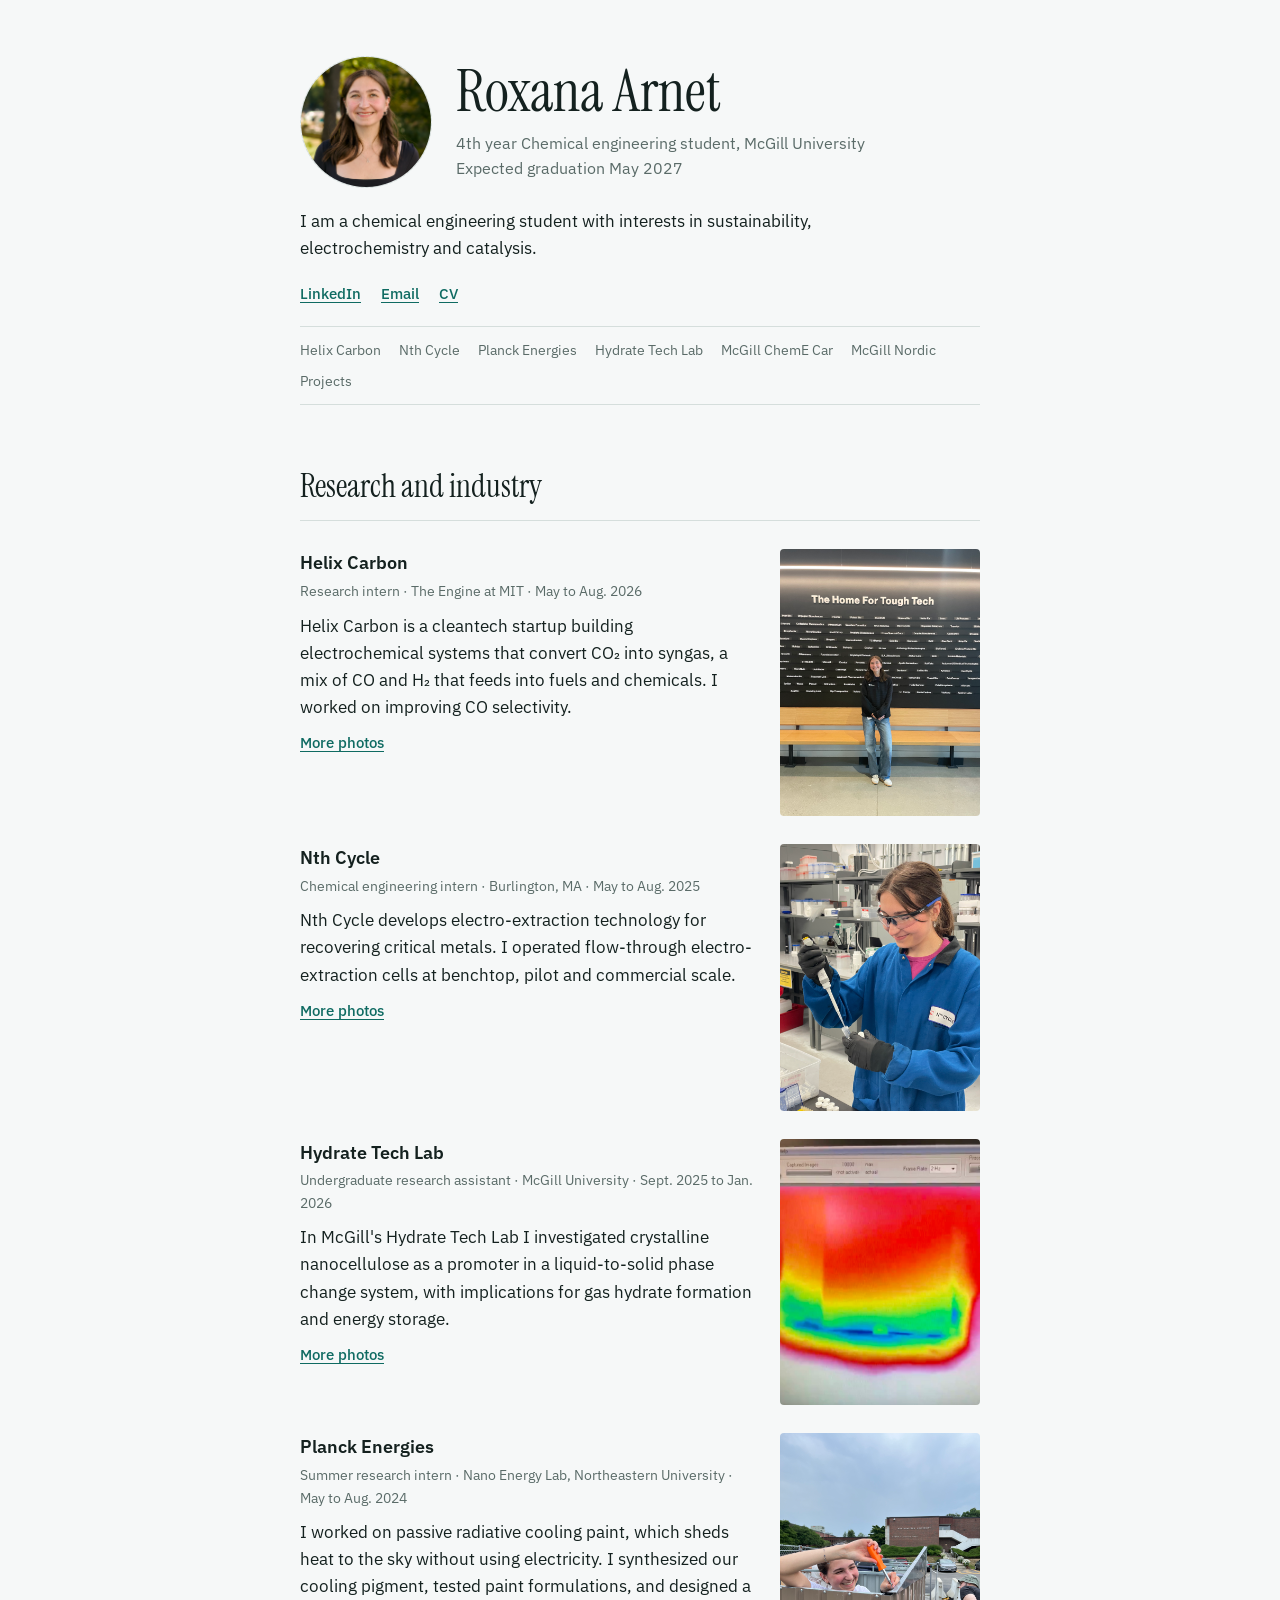
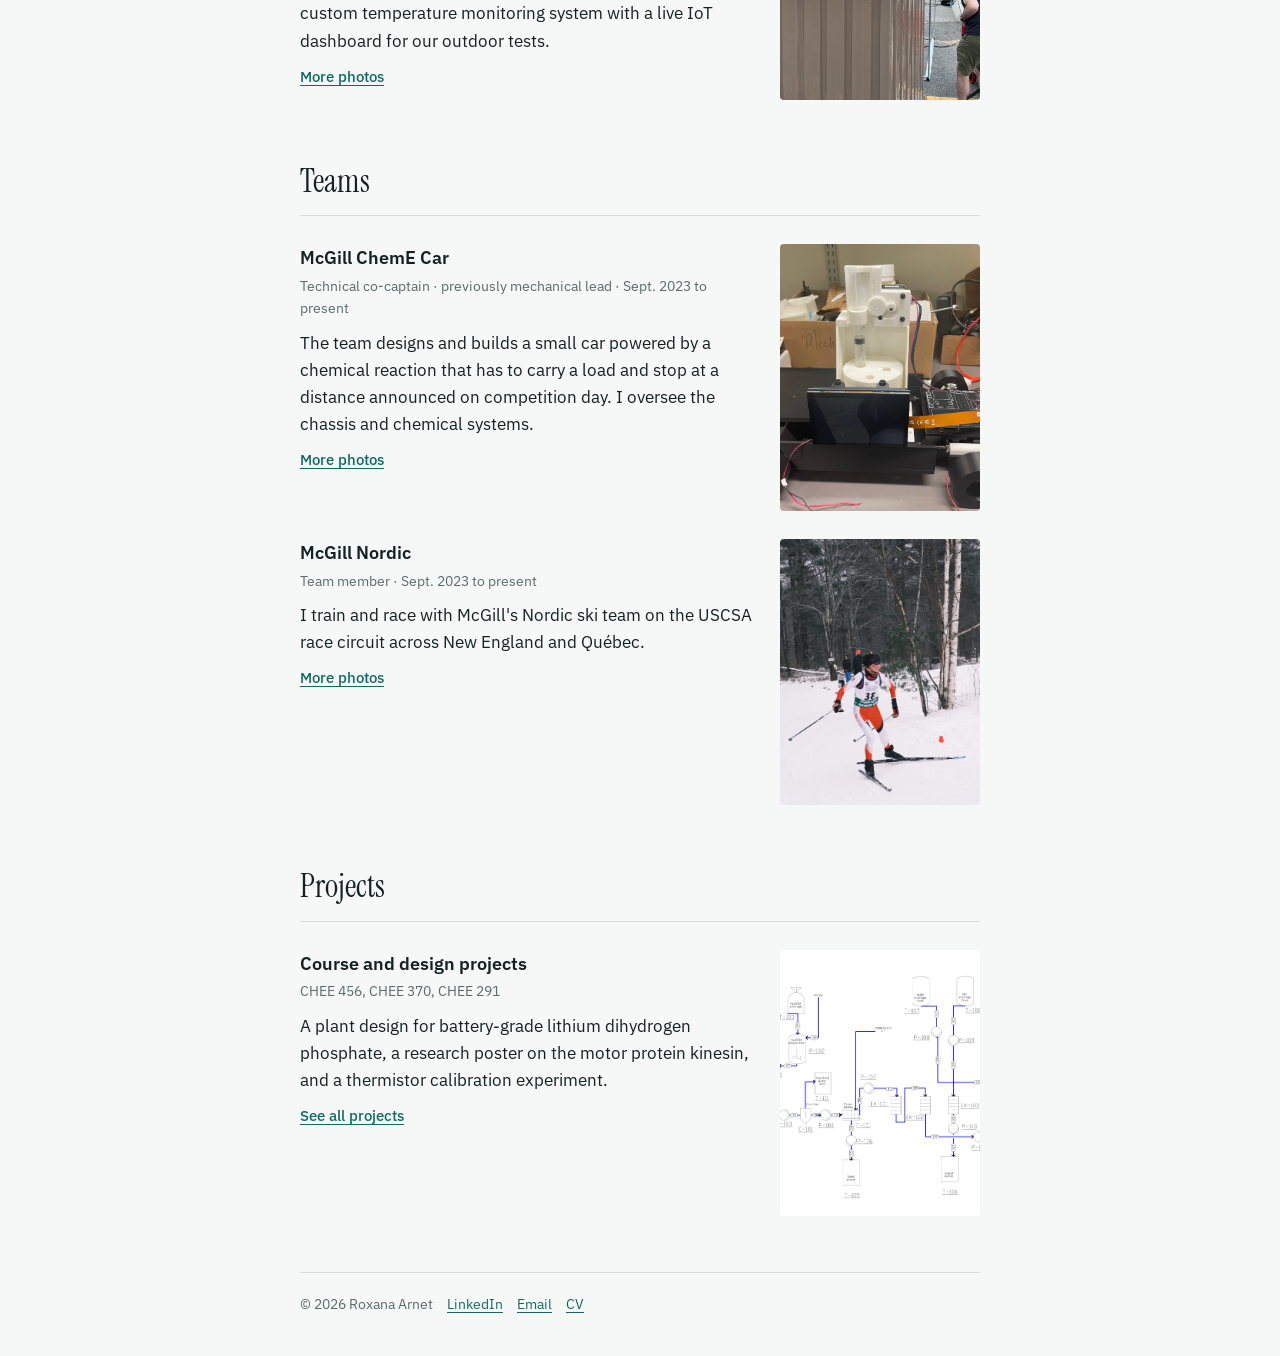
<file: index.html>
<!DOCTYPE html>
<html lang="en">
<head>
<meta charset="utf-8">
<meta name="viewport" content="width=device-width, initial-scale=1">
<title>Roxana Arnet</title>
<link rel="preconnect" href="https://fonts.googleapis.com">
<link rel="preconnect" href="https://fonts.gstatic.com" crossorigin>
<link href="https://fonts.googleapis.com/css2?family=Instrument+Serif:ital@0;1&family=IBM+Plex+Sans:wght@400;500;600&display=swap" rel="stylesheet">
<link rel="stylesheet" href="style.css">
</head>
<body>
<div class="wrap">
<header>
  <div class="top">
    <div class="portrait"><img src="images/portrait1.png" alt="Roxana Arnet"></div>
    <div>
      <h1>Roxana Arnet</h1>
      <ul class="facts">
        <li>4th year Chemical engineering student, McGill University</li>
        <li>Expected graduation May 2027</li>
      </ul>
    </div>
  </div>
  <p class="intro">I am a chemical engineering student with interests in sustainability, electrochemistry and catalysis.</p>
  <div class="links">
    <a href="https://www.linkedin.com/in/roxana-arnet-330a66234/">LinkedIn</a>
    <a href="mailto:roxana.arnet@mail.mcgill.ca">Email</a>
    <a href="Roxana_Arnet_Academic_CV.pdf">CV</a>
  </div>
  <nav aria-label="Sections">
    <a href="pages/helix.html">Helix Carbon</a>
    <a href="pages/nth-cycle.html">Nth Cycle</a>
    <a href="pages/planck.html">Planck Energies</a>
    <a href="pages/hydrate-tech-lab.html">Hydrate Tech Lab</a>
    <a href="pages/cheme-car.html">McGill ChemE Car</a>
    <a href="pages/mcgill-nordic.html">McGill Nordic</a>
    <a href="pages/projects.html">Projects</a>
  </nav>
</header>

<section aria-label="Research and industry">
  <h2>Research and industry</h2>
  <article class="entry" id="helix">
    <div class="entry-text">
      <div>
        <h3><a class="plain" href="pages/helix.html">Helix Carbon</a></h3>
        <div class="meta">Research intern · The Engine at MIT · May to Aug. 2026</div>
      </div>
      <p>Helix Carbon is a cleantech startup building electrochemical systems that convert CO₂ into syngas, a mix of CO and H₂ that feeds into fuels and chemicals. I worked on improving CO selectivity.</p>
      <a class="more" href="pages/helix.html">More photos</a>
    </div>
    <figure class="entry-photo"><img src="images/helix/Helix01.jpg" alt="Helix Carbon project"></figure>
  </article>

  <article class="entry" id="nth-cycle">
    <div class="entry-text">
      <div>
        <h3><a class="plain" href="pages/nth-cycle.html">Nth Cycle</a></h3>
        <div class="meta">Chemical engineering intern · Burlington, MA · May to Aug. 2025</div>
      </div>
      <p>Nth Cycle develops electro-extraction technology for recovering critical metals. I operated flow-through electro-extraction cells at benchtop, pilot and commercial scale.</p>
      <a class="more" href="pages/nth-cycle.html">More photos</a>
    </div>
    <figure class="entry-photo"><img src="images/nth-cycle/nthcycle01.jpeg" alt="Nth Cycle electro-extraction project"></figure>
  </article>

  <article class="entry" id="hydrate-tech-lab">
    <div class="entry-text">
      <div>
        <h3><a class="plain" href="pages/hydrate-tech-lab.html">Hydrate Tech Lab</a></h3>
        <div class="meta">Undergraduate research assistant · McGill University · Sept. 2025 to Jan. 2026</div>
      </div>
      <p>In McGill's Hydrate Tech Lab I investigated crystalline nanocellulose as a promoter in a liquid-to-solid phase change system, with implications for gas hydrate formation and energy storage.</p>
      <a class="more" href="pages/hydrate-tech-lab.html">More photos</a>
    </div>
    <figure class="entry-photo"><img src="images/hydrate-tech-lab/hydrate01.jpeg" alt="Hydrate Tech Lab research"></figure>
  </article>

  <article class="entry" id="planck">
    <div class="entry-text">
      <div>
        <h3><a class="plain" href="pages/planck.html">Planck Energies</a></h3>
        <div class="meta">Summer research intern · Nano Energy Lab, Northeastern University · May to Aug. 2024</div>
      </div>
      <p>I worked on passive radiative cooling paint, which sheds heat to the sky without using electricity. I synthesized our cooling pigment, tested paint formulations, and designed a custom temperature monitoring system with a live IoT dashboard for our outdoor tests.</p>
      <a class="more" href="pages/planck.html">More photos</a>
    </div>
    <figure class="entry-photo"><img src="images/planck/shed01.jpeg" alt="Radiative cooling paint research project"></figure>
  </article>
</section>

<section aria-label="Teams">
  <h2>Teams</h2>
  <article class="entry" id="cheme-car">
    <div class="entry-text">
      <div>
        <h3><a class="plain" href="pages/cheme-car.html">McGill ChemE Car</a></h3>
        <div class="meta">Technical co-captain · previously mechanical lead · Sept. 2023 to present</div>
      </div>
      <p>The team designs and builds a small car powered by a chemical reaction that has to carry a load and stop at a distance announced on competition day. I oversee the chassis and chemical systems.</p>
      <a class="more" href="pages/cheme-car.html">More photos</a>
    </div>
    <figure class="entry-photo"><img src="images/cheme-car/icecreamtruck02.jpeg" alt="McGill ChemE Car team vehicle"></figure>
  </article>

  <article class="entry" id="mcgill-nordic">
    <div class="entry-text">
      <div>
        <h3><a class="plain" href="pages/mcgill-nordic.html">McGill Nordic</a></h3>
        <div class="meta">Team member · Sept. 2023 to present</div>
      </div>
      <p>I train and race with McGill's Nordic ski team on the USCSA race circuit across New England and Québec.</p>
      <a class="more" href="pages/mcgill-nordic.html">More photos</a>
    </div>
    <figure class="entry-photo"><img src="images/mcgill-nordic/nordic01.JPG" alt="McGill Nordic ski team"></figure>
  </article>
</section>

<section aria-label="Projects">
  <h2>Projects</h2>
  <article class="entry" id="projects">
    <div class="entry-text">
      <div>
        <h3><a class="plain" href="pages/projects.html">Course and design projects</a></h3>
        <div class="meta">CHEE 456, CHEE 370, CHEE 291</div>
      </div>
      <p>A plant design for battery-grade lithium dihydrogen phosphate, a research poster on the motor protein kinesin, and a thermistor calibration experiment.</p>
      <a class="more" href="pages/projects.html">See all projects</a>
    </div>
    <figure class="entry-photo"><img src="images/projects/lithium-ldp.jpg" alt="Lithium dihydrogen phosphate plant design project"></figure>
  </article>
</section>

<footer>
  <span>© 2026 Roxana Arnet</span>
  <a href="https://www.linkedin.com/in/roxana-arnet-330a66234/">LinkedIn</a>
  <a href="mailto:roxana.arnet@mail.mcgill.ca">Email</a>
  <a href="Roxana_Arnet_Academic_CV.pdf">CV</a>
</footer>
</div>
</body>
</html>
</file>
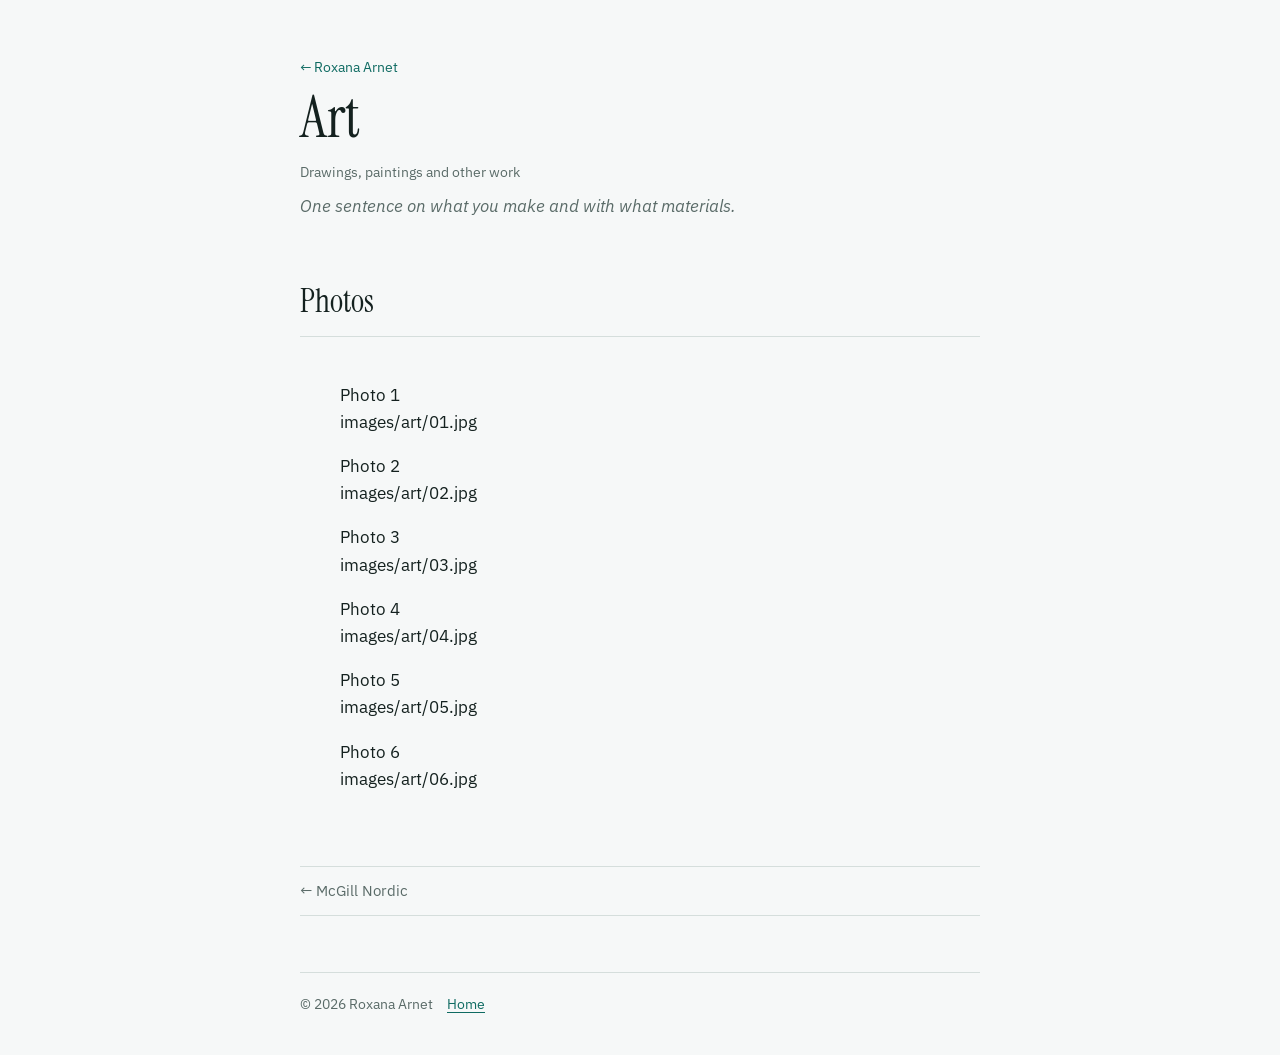
<file: pages/art.html>
<!DOCTYPE html>
<html lang="en">
<head>
<meta charset="utf-8">
<meta name="viewport" content="width=device-width, initial-scale=1">
<title>Art · Roxana Arnet</title>
<link rel="preconnect" href="https://fonts.googleapis.com">
<link rel="preconnect" href="https://fonts.gstatic.com" crossorigin>
<link href="https://fonts.googleapis.com/css2?family=Instrument+Serif:ital@0;1&family=IBM+Plex+Sans:wght@400;500;600&display=swap" rel="stylesheet">
<link rel="stylesheet" href="../style.css">
</head>
<body>
<div class="wrap">
<header class="sub">
  <a class="back" href="../index.html">← Roxana Arnet</a>
  <h1>Art</h1>
  <div class="meta">Drawings, paintings and other work</div>
  <p class="todo">One sentence on what you make and with what materials.</p>
</header>

<section aria-label="Photos">
  <h2>Photos</h2>
  <!--
    To add a photo, put the file in images/art/ and replace one tile below with:
    <figure><img src="../images/art/01.jpg" alt="Describe the photo"><figcaption>Optional caption</figcaption></figure>
    Delete tiles you do not need and copy a line to add more.
  -->
  <div class="gallery">
    <figure class="photo"><span>Photo 1<br>images/art/01.jpg</span></figure>
    <figure class="photo"><span>Photo 2<br>images/art/02.jpg</span></figure>
    <figure class="photo"><span>Photo 3<br>images/art/03.jpg</span></figure>
    <figure class="photo"><span>Photo 4<br>images/art/04.jpg</span></figure>
    <figure class="photo"><span>Photo 5<br>images/art/05.jpg</span></figure>
    <figure class="photo"><span>Photo 6<br>images/art/06.jpg</span></figure>
  </div>
</section>

<nav class="pn" aria-label="Other pages"><a href="mcgill-nordic.html">← McGill Nordic</a></nav>

<footer>
  <span>© 2026 Roxana Arnet</span>
  <a href="../index.html">Home</a>
</footer>
</div>
</body>
</html>
</file>
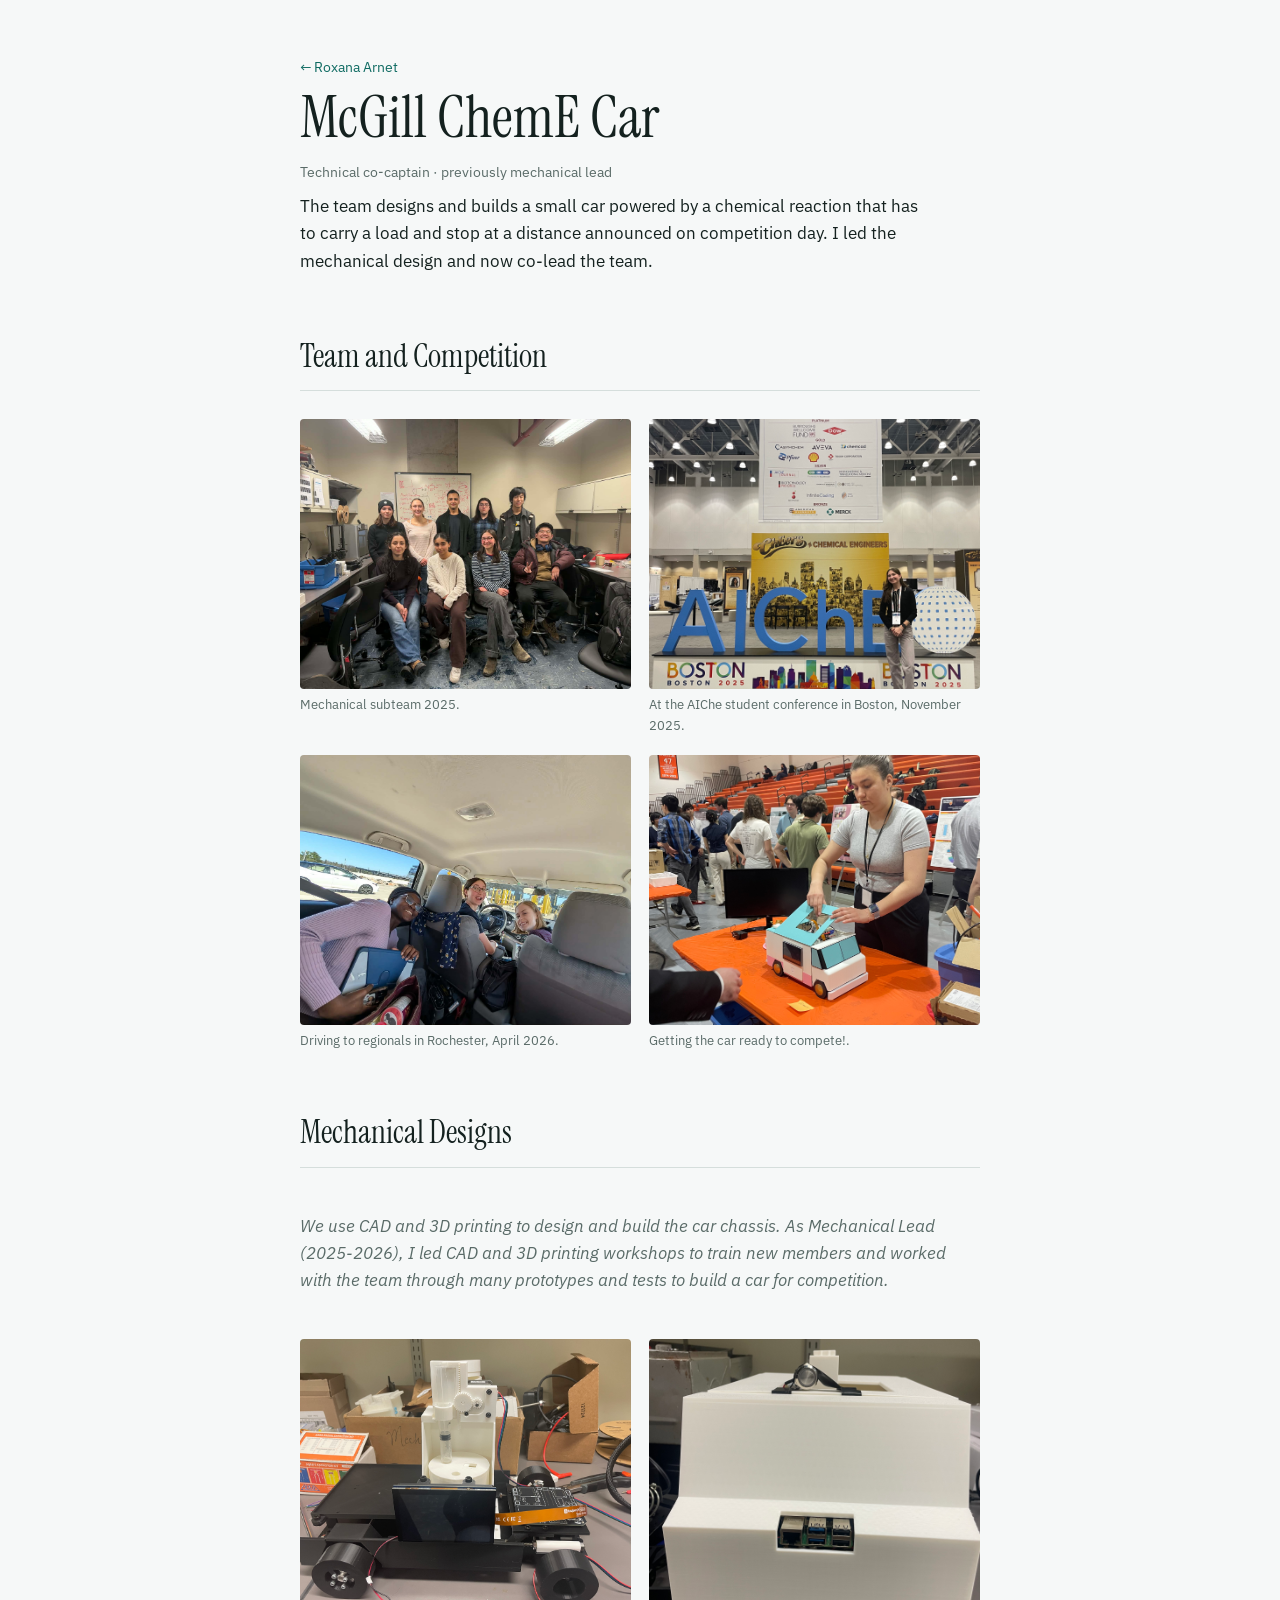
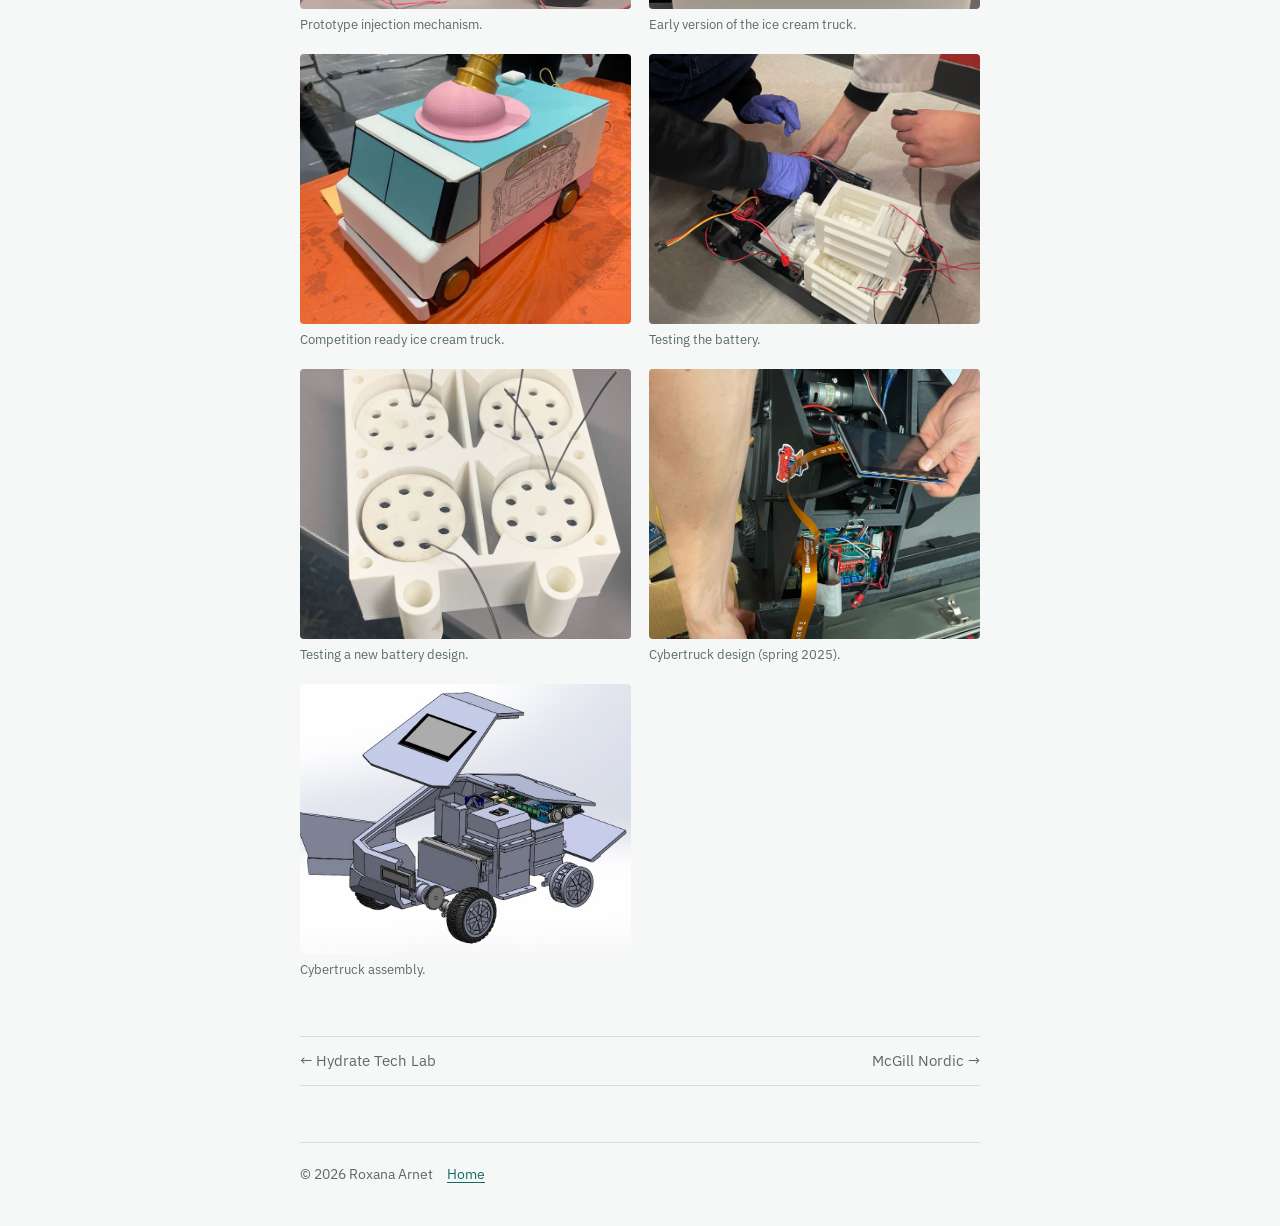
<file: pages/cheme-car.html>
<!DOCTYPE html>
<html lang="en">
<head>
<meta charset="utf-8">
<meta name="viewport" content="width=device-width, initial-scale=1">
<title>McGill ChemE Car · Roxana Arnet</title>
<link rel="preconnect" href="https://fonts.googleapis.com">
<link rel="preconnect" href="https://fonts.gstatic.com" crossorigin>
<link href="https://fonts.googleapis.com/css2?family=Instrument+Serif:ital@0;1&family=IBM+Plex+Sans:wght@400;500;600&display=swap" rel="stylesheet">
<link rel="stylesheet" href="../style.css">
</head>
<body class="page-cheme-car">
<div class="wrap">
<header class="sub">
  <a class="back" href="../index.html">← Roxana Arnet</a>
  <h1>McGill ChemE Car</h1>
  <div class="meta">Technical co-captain · previously mechanical lead</div>
  <p>The team designs and builds a small car powered by a chemical reaction that has to carry a load and stop at a distance announced on competition day. I led the mechanical design and now co-lead the team.</p>
</header>

<section aria-label="Team and Competition">
  <h2>Team and Competition</h2>
  <div class="gallery">
    
    <figure>
      <img src="../images/cheme-car/mechanicalteam02.jpeg" alt="Mechanical subteam 2025">
      <figcaption>Mechanical subteam 2025.</figcaption>
    </figure>
    <figure>
      <img src="../images/cheme-car/aiche01.jpeg" alt="At the AIChe student conference in Boston, November 2025">
      <figcaption>At the AIChe student conference in Boston, November 2025.</figcaption>
    </figure>
    <figure>
      <img src="../images/cheme-car/comp01.jpeg" alt="Driving to regionals in Rochester, April 2026">
      <figcaption>Driving to regionals in Rochester, April 2026.</figcaption>
    </figure>
    <figure>
      <img src="../images/cheme-car/comp02.jpeg" alt="Getting the car ready to compete">
      <figcaption>Getting the car ready to compete!.</figcaption>
    </figure>
    
</section>

<section aria-label="Mechanical Designs">
  <h2>Mechanical Designs</h2>
  <p class="todo">We use CAD and 3D printing to design and build the car chassis. As Mechanical Lead (2025-2026), I led CAD and 3D printing workshops to train new members and worked with the team through many prototypes and tests to build a car for competition.</p>
  <div class="gallery">
    <figure>
      <img src="../images/cheme-car/icecreamtruck02.jpeg" alt="Prototype injection mechanism">
      <figcaption>Prototype injection mechanism.</figcaption>
    </figure>
    <figure>
      <img src="../images/cheme-car/icecreamtruck03.jpeg" alt="Early version of the ice cream truck">
      <figcaption>Early version of the ice cream truck.</figcaption>
    </figure>
    <figure>
      <img src="../images/cheme-car/chemecar01.jpeg" alt="Competition ready ice cream truck">
      <figcaption>Competition ready ice cream truck.</figcaption>
    </figure>
    <figure>
      <img src="../images/cheme-car/fullcartest01.jpeg" alt="Testing the battery">
      <figcaption>Testing the battery.</figcaption>
    </figure>
    <figure>
      <img src="../images/cheme-car/battery01.jpeg" alt="Testing a new battery design">
      <figcaption>Testing a new battery design.</figcaption>
    </figure>
    <figure>
      <img src="../images/cheme-car/cybertruck01.jpeg" alt="Cybertruck design (spring 2025)">
      <figcaption>Cybertruck design (spring 2025).</figcaption>
    </figure>
    <figure>
      <img src="../images/cheme-car/assembly02.jpeg" alt="Cybertruck assembly">
      <figcaption>Cybertruck assembly.</figcaption>
    </figure>
    
  </div>
</section>


<nav class="pn" aria-label="Other pages"><a href="hydrate-tech-lab.html">← Hydrate Tech Lab</a><a class="right" href="mcgill-nordic.html">McGill Nordic →</a></nav>

<footer>
  <span>© 2026 Roxana Arnet</span>
  <a href="../index.html">Home</a>
</footer>
</div>
</body>
</html>
</file>
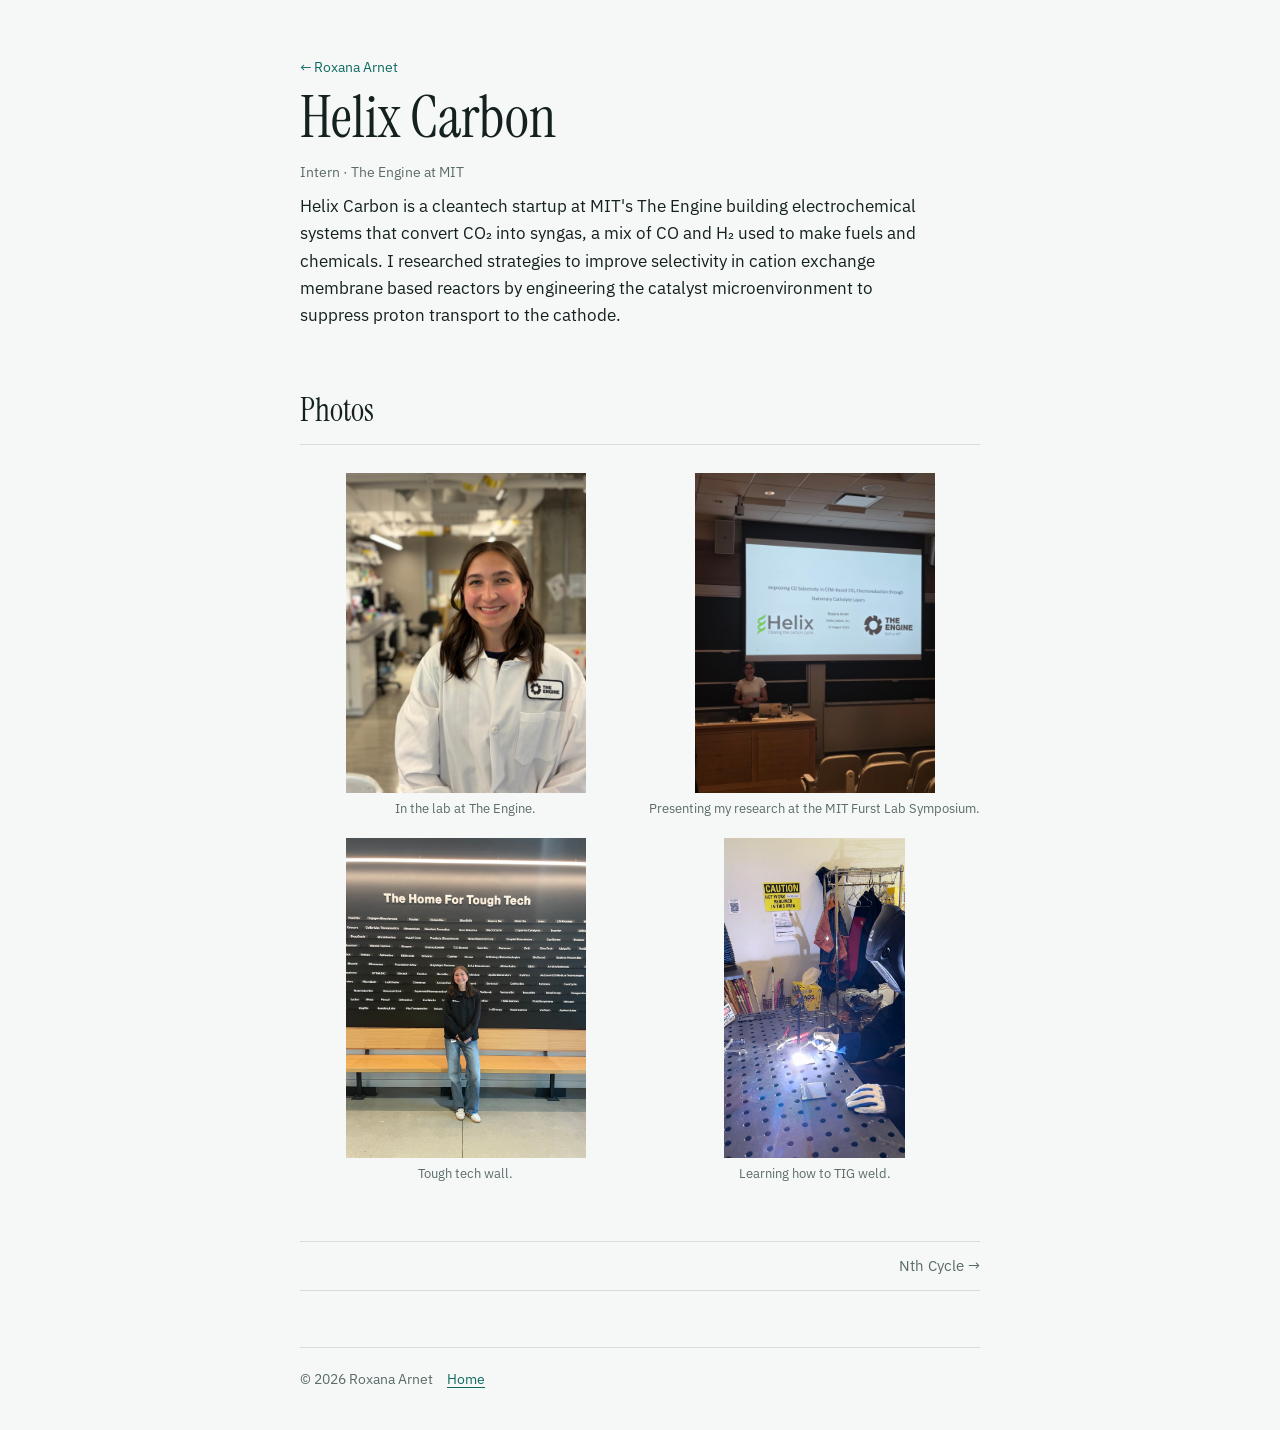
<file: pages/helix.html>
<!DOCTYPE html>
<html lang="en">
<head>
<meta charset="utf-8">
<meta name="viewport" content="width=device-width, initial-scale=1">
<title>Helix Carbon · Roxana Arnet</title>
<link rel="preconnect" href="https://fonts.googleapis.com">
<link rel="preconnect" href="https://fonts.gstatic.com" crossorigin>
<link href="https://fonts.googleapis.com/css2?family=Instrument+Serif:ital@0;1&family=IBM+Plex+Sans:wght@400;500;600&display=swap" rel="stylesheet">
<link rel="stylesheet" href="../style.css">
</head>
<body class="page-helix">
<div class="wrap">
<header class="sub">
  <a class="back" href="../index.html">← Roxana Arnet</a>
  <h1>Helix Carbon</h1>
  <div class="meta">Intern · The Engine at MIT</div>
  <p>Helix Carbon is a cleantech startup at MIT's The Engine building electrochemical systems that convert CO₂ into syngas, a mix of CO and H₂ used to make fuels and chemicals.
    I researched strategies to improve selectivity in cation exchange membrane based reactors by engineering the catalyst microenvironment to suppress proton transport to the cathode.</p>
</header>

<section aria-label="In the lab">
  <h2>Photos</h2>
  <div class="gallery">
    <figure>
      <img src="../images/helix/93181b08-dd7b-4a5d-99af-6eb58c11c11a.JPG" alt="In the lab at The Engine">
      <figcaption>In the lab at The Engine.</figcaption>
    </figure>
    <figure>
      <img src="../images/helix/Presenting my research at the MIT Furst Lab Symposium.JPG" alt="Presenting my research at the MIT Furst Lab Symposium">
      <figcaption>Presenting my research at the MIT Furst Lab Symposium.</figcaption>
    </figure>
    <figure>
      <img src="../images/helix/helix01.jpg" alt="Pointing out Helix Carbon on the wall at The Engine">
      <figcaption>Tough tech wall.</figcaption>
    </figure>

    <figure>
      <img src="../images/helix/Learning how to TIG weld.jpg" alt="Learning how to TIG weld">
      <figcaption>Learning how to TIG weld.</figcaption>
    </figure>
  </div>
</section>

<nav class="pn" aria-label="Other pages"><a class="right" href="nth-cycle.html">Nth Cycle →</a></nav>

<footer>
  <span>© 2026 Roxana Arnet</span>
  <a href="../index.html">Home</a>
</footer>
</div>
</body>
</html>
</file>
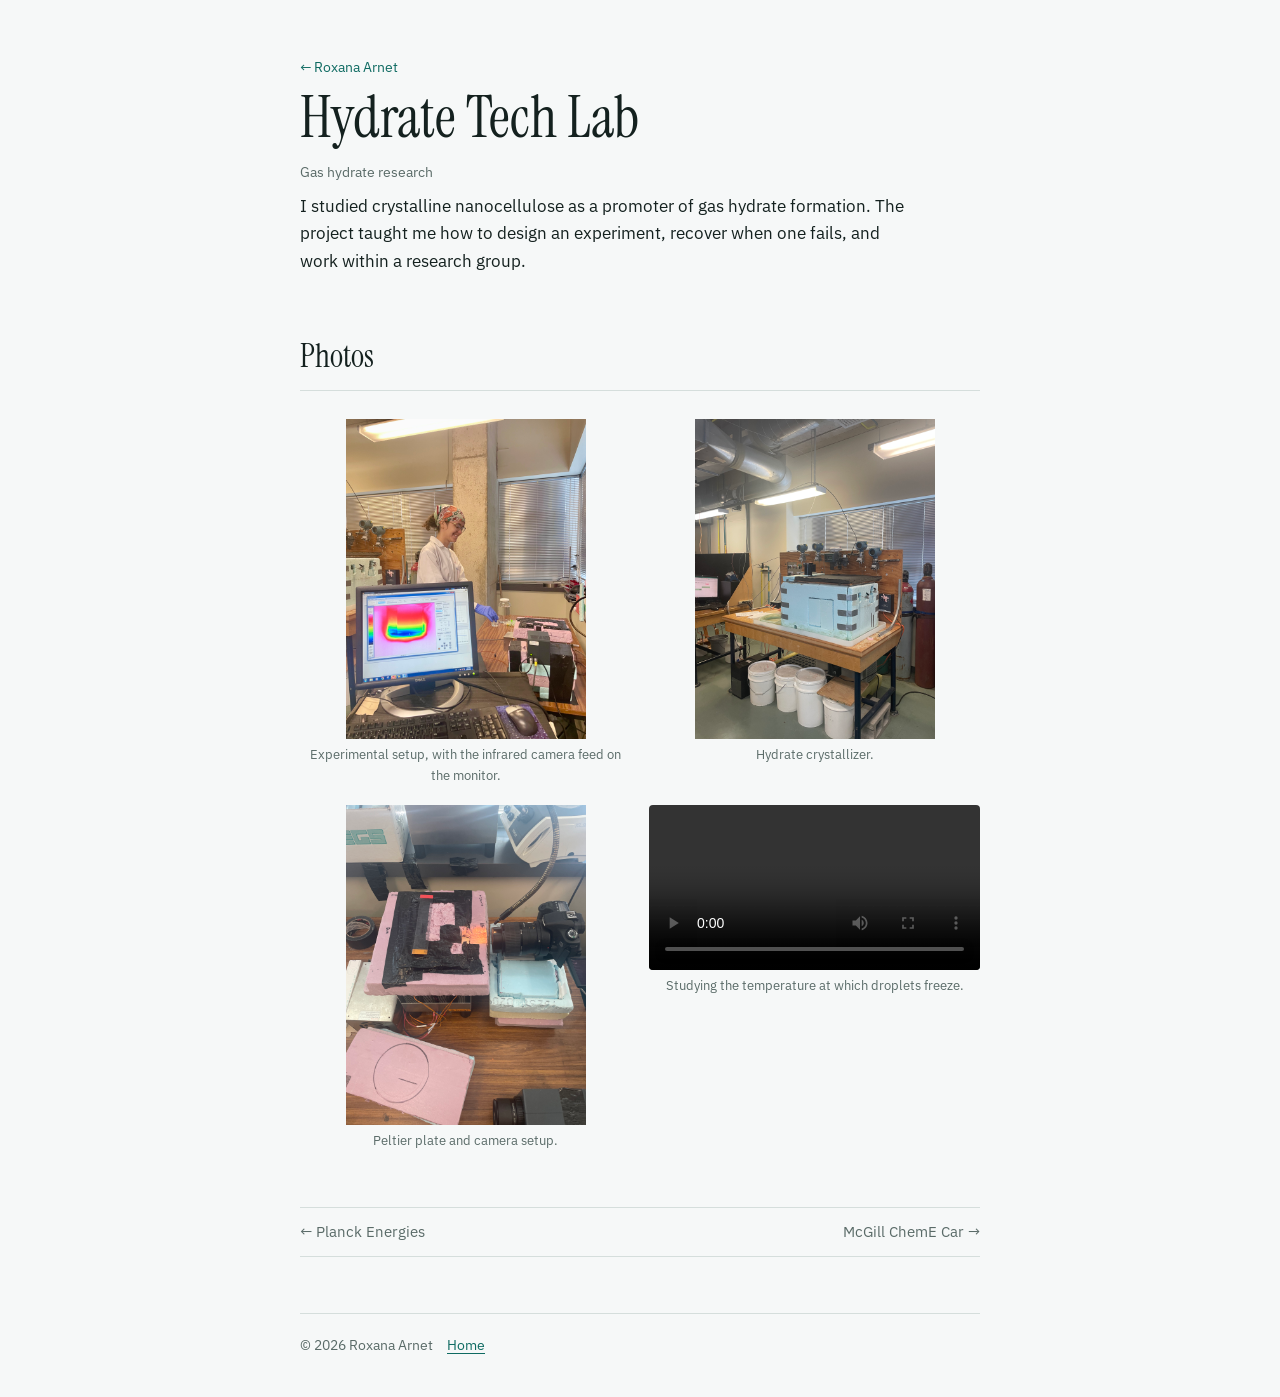
<file: pages/hydrate-tech-lab.html>
<!DOCTYPE html>
<html lang="en">
<head>
<meta charset="utf-8">
<meta name="viewport" content="width=device-width, initial-scale=1">
<title>Hydrate Tech Lab · Roxana Arnet</title>
<link rel="preconnect" href="https://fonts.googleapis.com">
<link rel="preconnect" href="https://fonts.gstatic.com" crossorigin>
<link href="https://fonts.googleapis.com/css2?family=Instrument+Serif:ital@0;1&family=IBM+Plex+Sans:wght@400;500;600&display=swap" rel="stylesheet">
<link rel="stylesheet" href="../style.css">
</head>
<body class="page-hydrate-tech-lab">
<div class="wrap">
<header class="sub">
  <a class="back" href="../index.html">← Roxana Arnet</a>
  <h1>Hydrate Tech Lab</h1>
  <div class="meta">Gas hydrate research</div>
  <p>I studied crystalline nanocellulose as a promoter of gas hydrate formation. The project taught me how to design an experiment, recover when one fails, and work within a research group.</p>
</header>

<section aria-label="Photos">
  <h2>Photos</h2>
  <div class="gallery">
    <figure>
      <img src="../images/hydrate-tech-lab/Experimental setup.jpeg" alt="Experimental setup with the infrared camera feed on the monitor">
      <figcaption>Experimental setup, with the infrared camera feed on the monitor.</figcaption>
    </figure>
    <figure>
      <img src="../images/hydrate-tech-lab/Hydrate crystallizer.jpeg" alt="Hydrate crystallizer">
      <figcaption>Hydrate crystallizer.</figcaption>
    </figure>
    <figure>
      <img src="../images/hydrate-tech-lab/Peltier plate.jpeg" alt="Peltier plate and camera setup">
      <figcaption>Peltier plate and camera setup.</figcaption>
    </figure>
    <figure>
      <video controls playsinline preload="metadata" style="width:100%;height:auto;display:block;border-radius:4px;">
        <source src="../images/hydrate-tech-lab/droplet-freezing.mp4" type="video/mp4">
        Your browser does not support video playback.
      </video>
      <figcaption>Studying the temperature at which droplets freeze.</figcaption>
    </figure>
  </div>
</section>

<nav class="pn" aria-label="Other pages"><a href="planck.html">← Planck Energies</a><a class="right" href="cheme-car.html">McGill ChemE Car →</a></nav>

<footer>
  <span>© 2026 Roxana Arnet</span>
  <a href="../index.html">Home</a>
</footer>
</div>
</body>
</html>
</file>
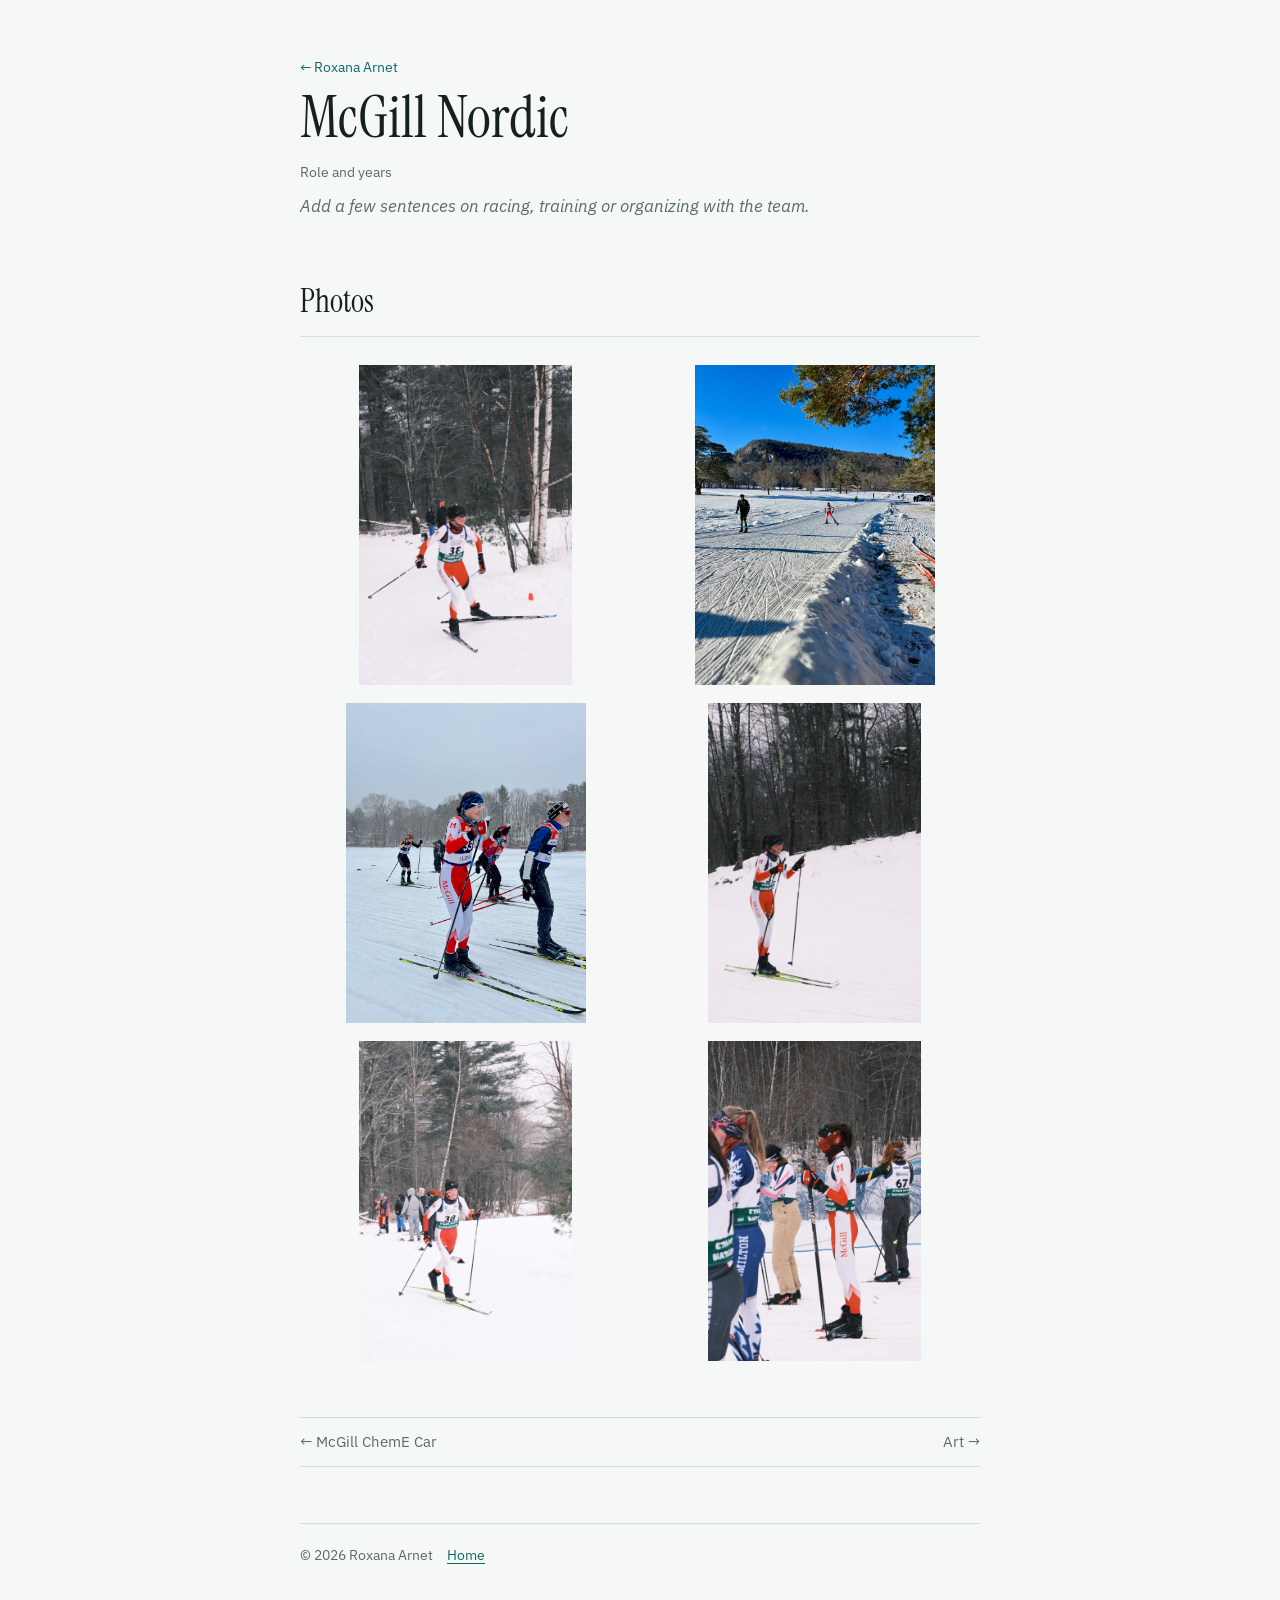
<file: pages/mcgill-nordic.html>
<!DOCTYPE html>
<html lang="en">
<head>
<meta charset="utf-8">
<meta name="viewport" content="width=device-width, initial-scale=1">
<title>McGill Nordic · Roxana Arnet</title>
<link rel="preconnect" href="https://fonts.googleapis.com">
<link rel="preconnect" href="https://fonts.gstatic.com" crossorigin>
<link href="https://fonts.gstatic.com" rel="preconnect" crossorigin>
<link href="https://fonts.googleapis.com/css2?family=Instrument+Serif:ital@0;1&family=IBM+Plex+Sans:wght@400;500;600&display=swap" rel="stylesheet">
<link rel="stylesheet" href="../style.css">
</head>
<body class="page-mcgill-nordic">
<div class="wrap">
<header class="sub">
  <a class="back" href="../index.html">← Roxana Arnet</a>
  <h1>McGill Nordic</h1>
  <div class="meta">Role and years</div>
  <p class="todo">Add a few sentences on racing, training or organizing with the team.</p>
</header>

<section aria-label="Photos">
  <h2>Photos</h2>
  <!--
    To add a photo, put the file in images/mcgill-nordic/ and replace one tile below with:
    <figure><img src="../images/mcgill-nordic/01.jpg" alt="Describe the photo"></figure>
    Delete tiles you do not need and copy a line to add more.
  -->
  <div class="gallery">
     <figure><img src="../images/mcgill-nordic/nordic01.jpeg" alt="Describe the photo"></figure>
     <figure><img src="../images/mcgill-nordic/nordic02.jpeg" alt="Describe the photo"></figure>
     <figure><img src="../images/mcgill-nordic/nordic03.jpeg" alt="Describe the photo"></figure>
     <figure><img src="../images/mcgill-nordic/nordic04.jpeg" alt="Describe the photo"></figure>
     <figure><img src="../images/mcgill-nordic/nordic05.jpeg" alt="Describe the photo"></figure>
     <figure><img src="../images/mcgill-nordic/nordic06.jpeg" alt="Describe the photo"></figure>
  </div>
</section>

<nav class="pn" aria-label="Other pages"><a href="cheme-car.html">← McGill ChemE Car</a><a class="right" href="art.html">Art →</a></nav>

<footer>
  <span>© 2026 Roxana Arnet</span>
  <a href="../index.html">Home</a>
</footer>
</div>
</body>
</html>
</file>
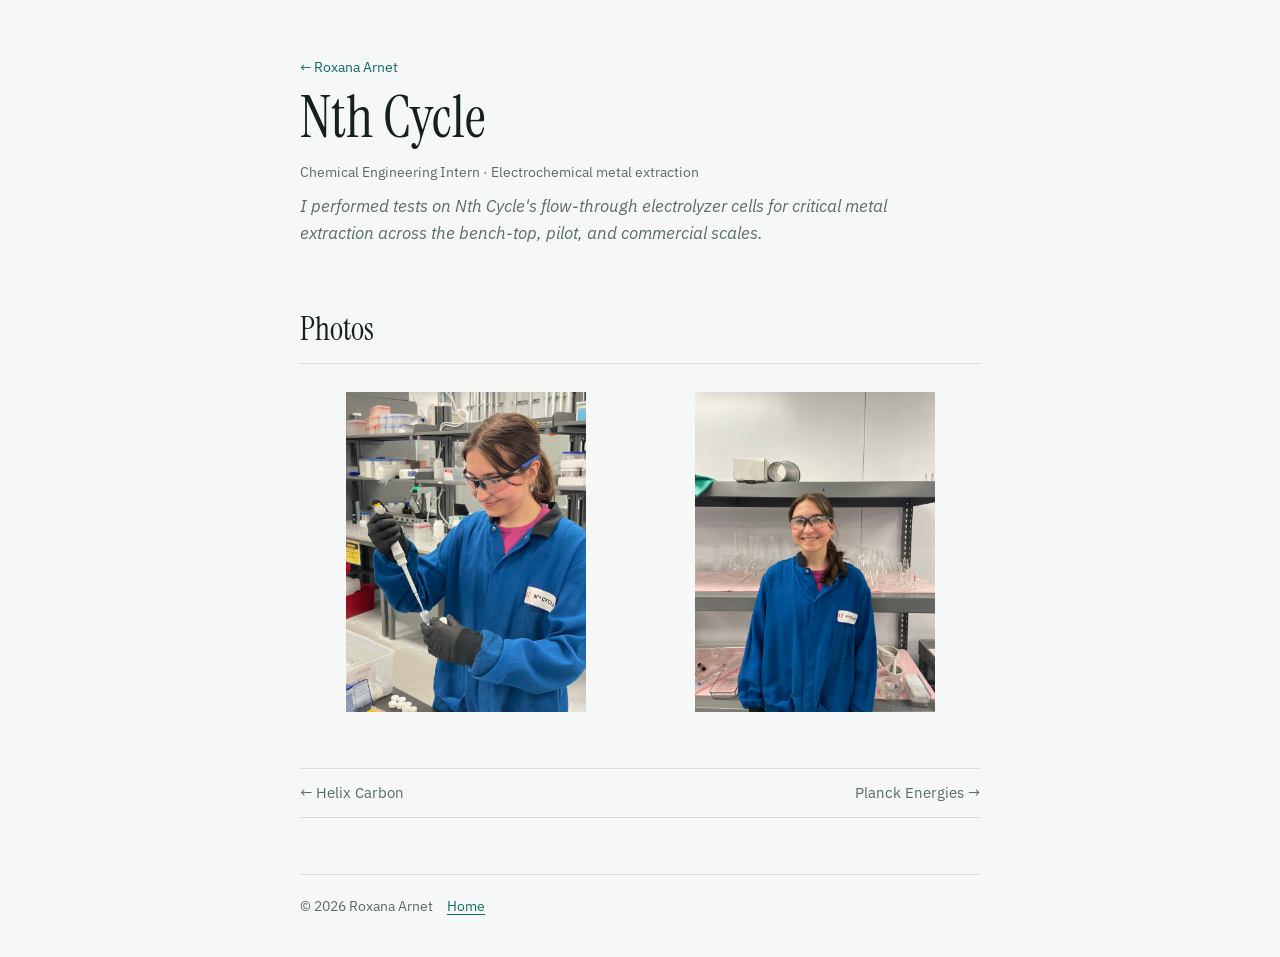
<file: pages/nth-cycle.html>
<!DOCTYPE html>
<html lang="en">
<head>
<meta charset="utf-8">
<meta name="viewport" content="width=device-width, initial-scale=1">
<title>Nth Cycle · Roxana Arnet</title>
<link rel="preconnect" href="https://fonts.googleapis.com">
<link rel="preconnect" href="https://fonts.gstatic.com" crossorigin>
<link href="https://fonts.googleapis.com/css2?family=Instrument+Serif:ital@0;1&family=IBM+Plex+Sans:wght@400;500;600&display=swap" rel="stylesheet">
<link rel="stylesheet" href="../style.css">
</head>
<body class="page-nth-cycle">
<div class="wrap">
<header class="sub">
  <a class="back" href="../index.html">← Roxana Arnet</a>
  <h1>Nth Cycle</h1>
  <div class="meta">Chemical Engineering Intern · Electrochemical metal extraction</div>
  <p class="todo">I performed tests on Nth Cycle's flow-through electrolyzer cells for critical metal extraction across the bench-top, pilot, and commercial scales.</p>
</header>

<section aria-label="Photos">
  <h2>Photos</h2>
  <div class="gallery">
    <figure><img src="../images/nth-cycle/nthcycle01.jpeg" alt="Nth Cycle electrolyzer photo 1"></figure>
    <figure><img src="../images/nth-cycle/nthcycle02.jpeg" alt="Nth Cycle electrolyzer photo 2"></figure>
  </div>
</section>

<nav class="pn" aria-label="Other pages"><a href="helix.html">← Helix Carbon</a><a class="right" href="planck.html">Planck Energies →</a></nav>

<footer>
  <span>© 2026 Roxana Arnet</span>
  <a href="../index.html">Home</a>
</footer>
</div>
</body>
</html>
</file>
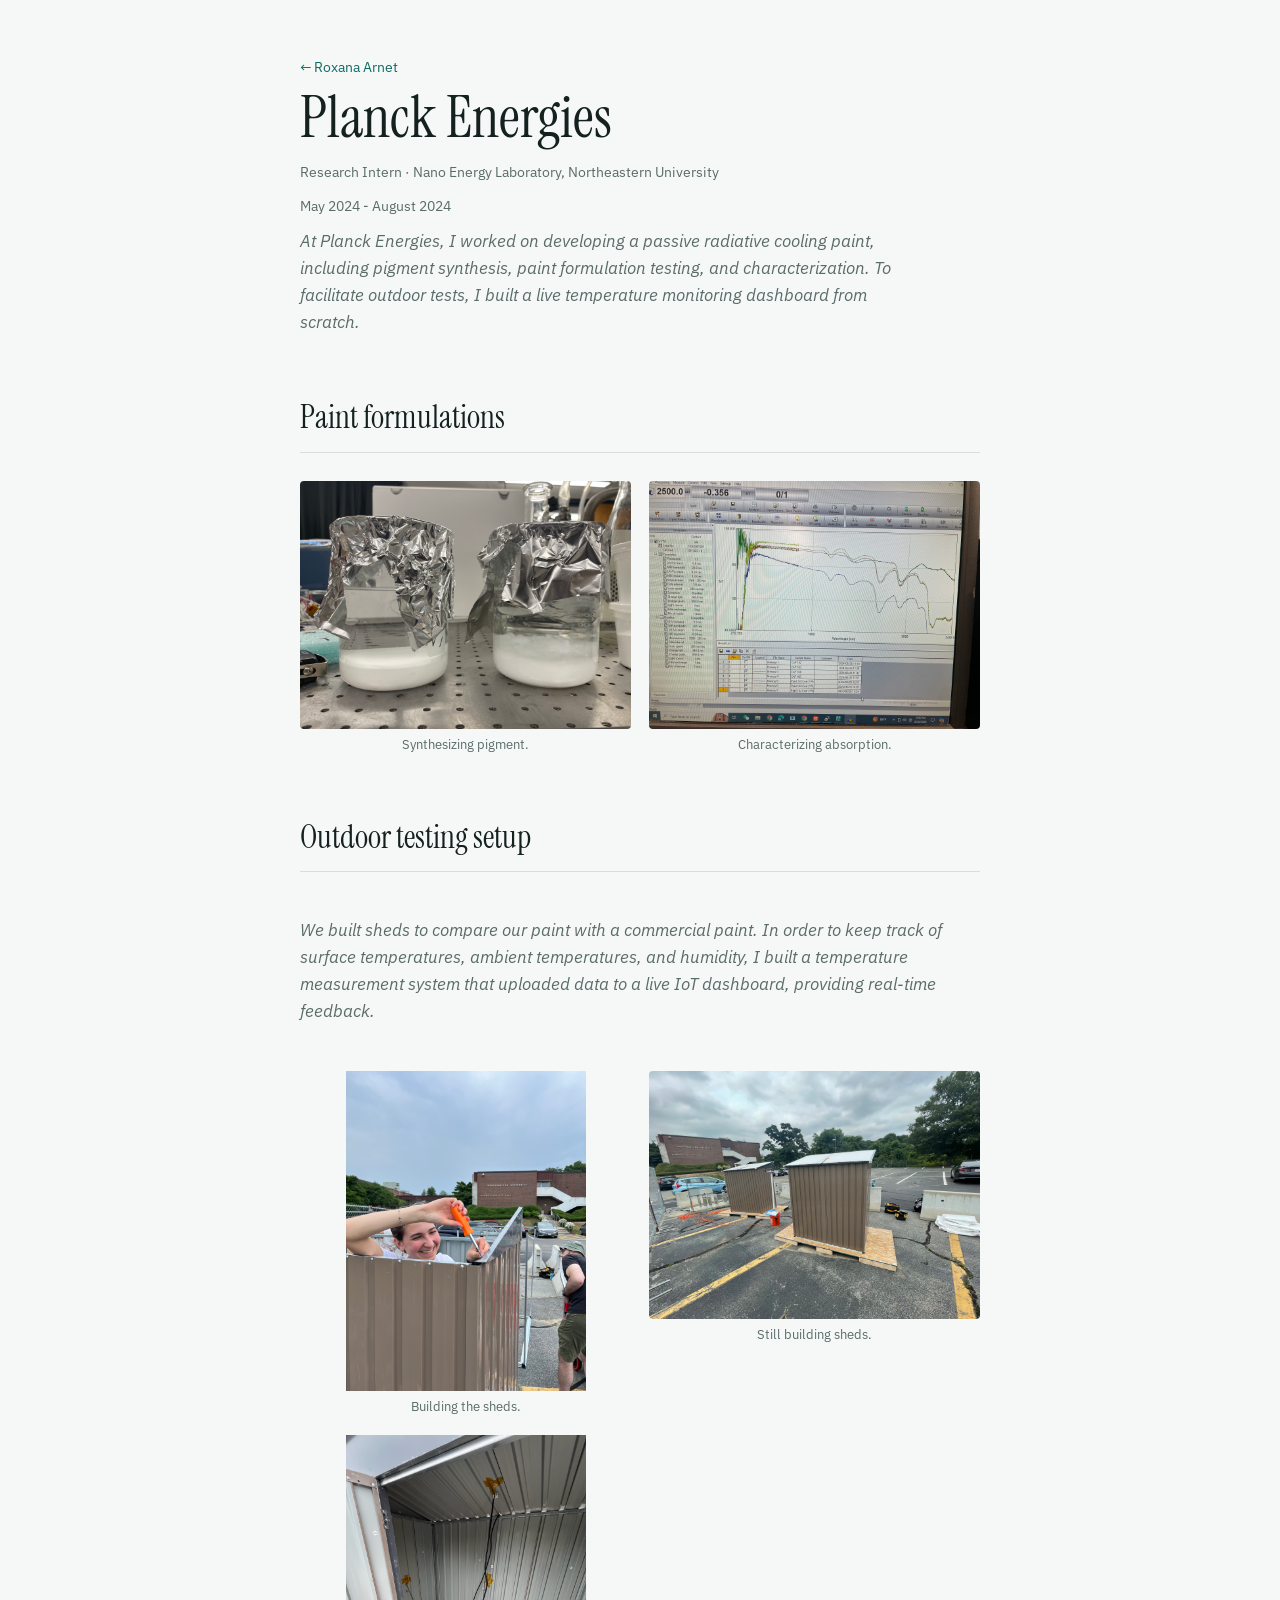
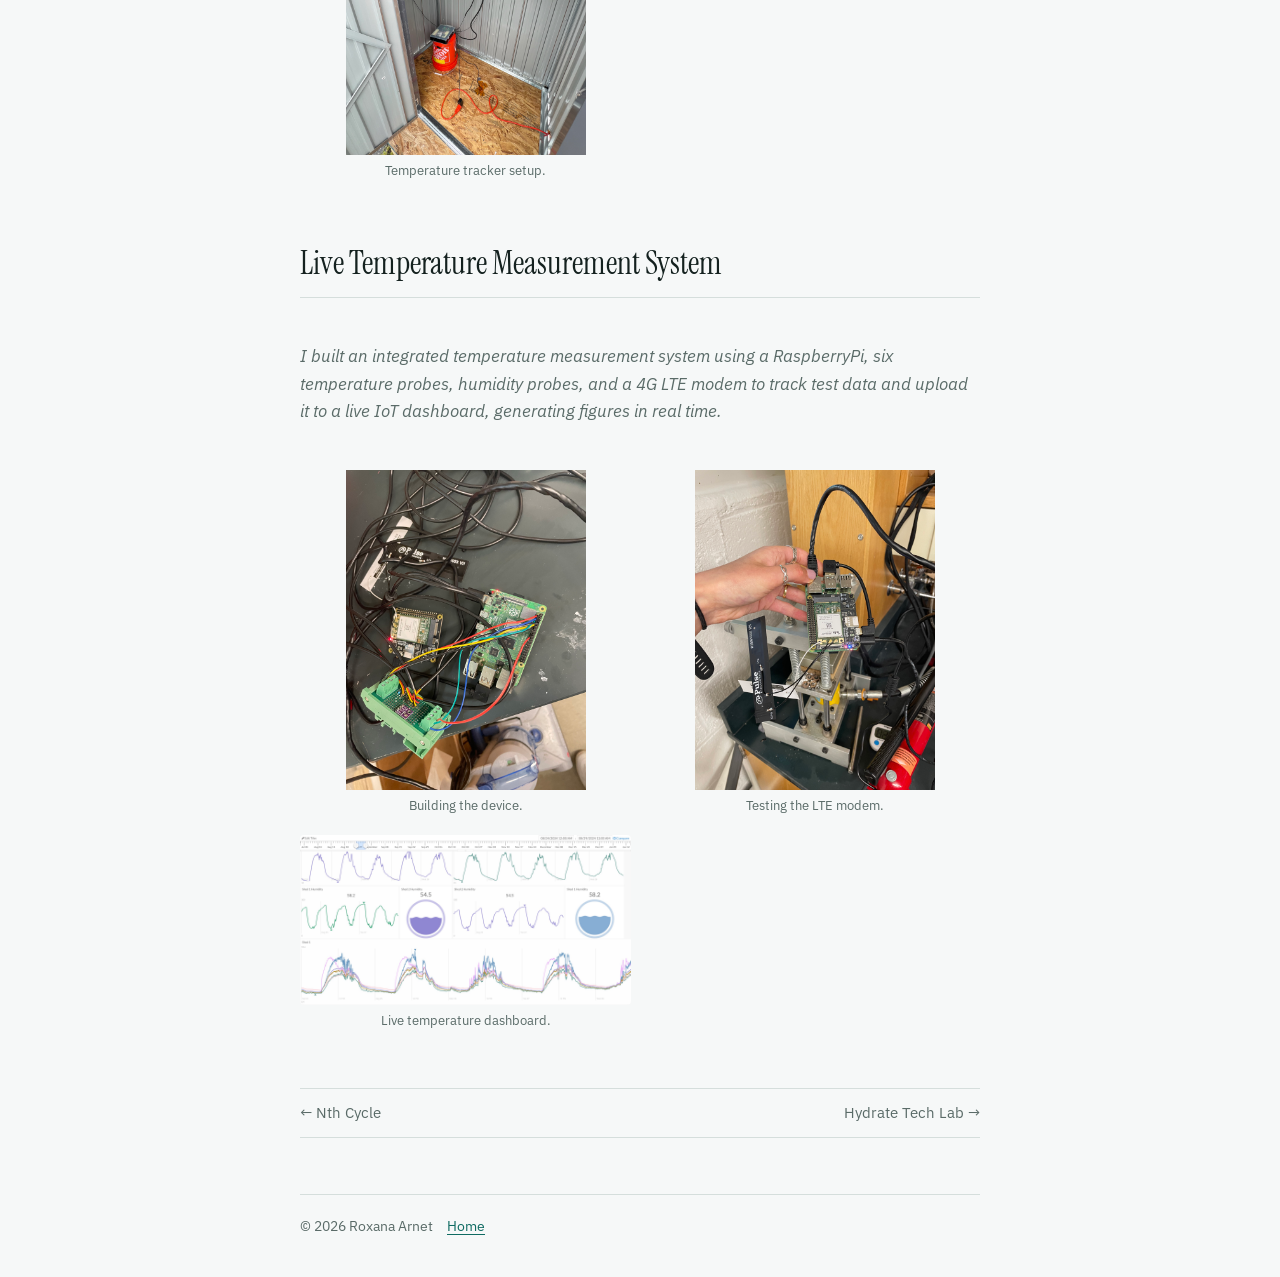
<file: pages/planck.html>
<!DOCTYPE html>
<html lang="en">
<head>
<meta charset="utf-8">
<meta name="viewport" content="width=device-width, initial-scale=1">
<title>Planck Energies · Roxana Arnet</title>
<link rel="preconnect" href="https://fonts.googleapis.com">
<link rel="preconnect" href="https://fonts.gstatic.com" crossorigin>
<link href="https://fonts.googleapis.com/css2?family=Instrument+Serif:ital@0;1&family=IBM+Plex+Sans:wght@400;500;600&display=swap" rel="stylesheet">
<link rel="stylesheet" href="../style.css">
</head>
<body class="page-planck">
<div class="wrap">
<header class="sub">
  <a class="back" href="../index.html">← Roxana Arnet</a>
  <h1>Planck Energies</h1>
  <div class="meta">Research Intern · Nano Energy Laboratory, Northeastern University</div>
  <div class="meta">May 2024 - August 2024</div>
  <p class="todo">At Planck Energies, I worked on developing a passive radiative cooling paint, including pigment synthesis, paint formulation testing, 
    and characterization. To facilitate outdoor tests, I built a live temperature monitoring dashboard from scratch.</p>
</header>

<section aria-label="Lab Work">
  <h2>Paint formulations</h2>
  <div class="gallery">
    
    
     <figure>
      <img src="../images/planck/paint03.jpeg" alt="Team discussion around paint formulation development and testing">
      <figcaption>Synthesizing pigment.</figcaption>
    </figure>
   
    <figure>
      <img src="../images/planck/paint01.jpeg" alt="Team discussion around paint formulation development and testing">
      <figcaption>Characterizing absorption.</figcaption>
    </figure>
  </div>
</section>

<section aria-label="Outdoor testing setup">
  <h2>Outdoor testing setup</h2>
  <p class="todo">We built sheds to compare our paint with a commercial paint. In order to keep track of surface temperatures, ambient temperatures,
  and humidity, I built a temperature measurement system that uploaded data to a live IoT dashboard, providing real-time feedback.</p>
  <div class="gallery">
    <figure>
      <img src="../images/planck/shed01.jpeg" alt="Outdoor testing shed for radiative cooling experiments">
      <figcaption>Building the sheds.</figcaption>
    </figure>
    <figure>
      <img src="../images/planck/shed04.jpeg" alt="Outdoor testing shed for radiative cooling experiments">
      <figcaption>Still building sheds.</figcaption>
    </figure>
    
    <figure>
      <img src="../images/planck/shed03.JPG" alt="Sample array and measurement setup in the shed">
      <figcaption>Temperature tracker setup.</figcaption>
    </figure>
  </div>
</section>

<section aria-label="Live Temperature Measurement System">
  <h2>Live Temperature Measurement System</h2>
  <p class="todo">I built an integrated temperature measurement system using a RaspberryPi, six temperature probes, humidity probes, and a 
    4G LTE modem to track test data and upload it to a live IoT dashboard, generating figures in real time.</p>
  <div class="gallery">
    <figure>
      <img src="../images/planck/circuit01.jpeg" alt="Close-up of the experimental setup and instrument placement">
      <figcaption>Building the device.</figcaption>
    </figure>
    <figure>
      <img src="../images/planck/circuit02.jpeg" alt="Close-up of the experimental setup and instrument placement">
      <figcaption>Testing the LTE modem.</figcaption>
    </figure>
    <figure>
      <img src="../images/planck/dashboard01.jpeg" alt="Close-up of the experimental setup and instrument placement">
      <figcaption>Live temperature dashboard.</figcaption>
    </figure>
  </div>
</section>

<nav class="pn" aria-label="Other pages"><a href="nth-cycle.html">← Nth Cycle</a><a class="right" href="hydrate-tech-lab.html">Hydrate Tech Lab →</a></nav>

<footer>
  <span>© 2026 Roxana Arnet</span>
  <a href="../index.html">Home</a>
</footer>
</div>
</body>
</html>
</file>
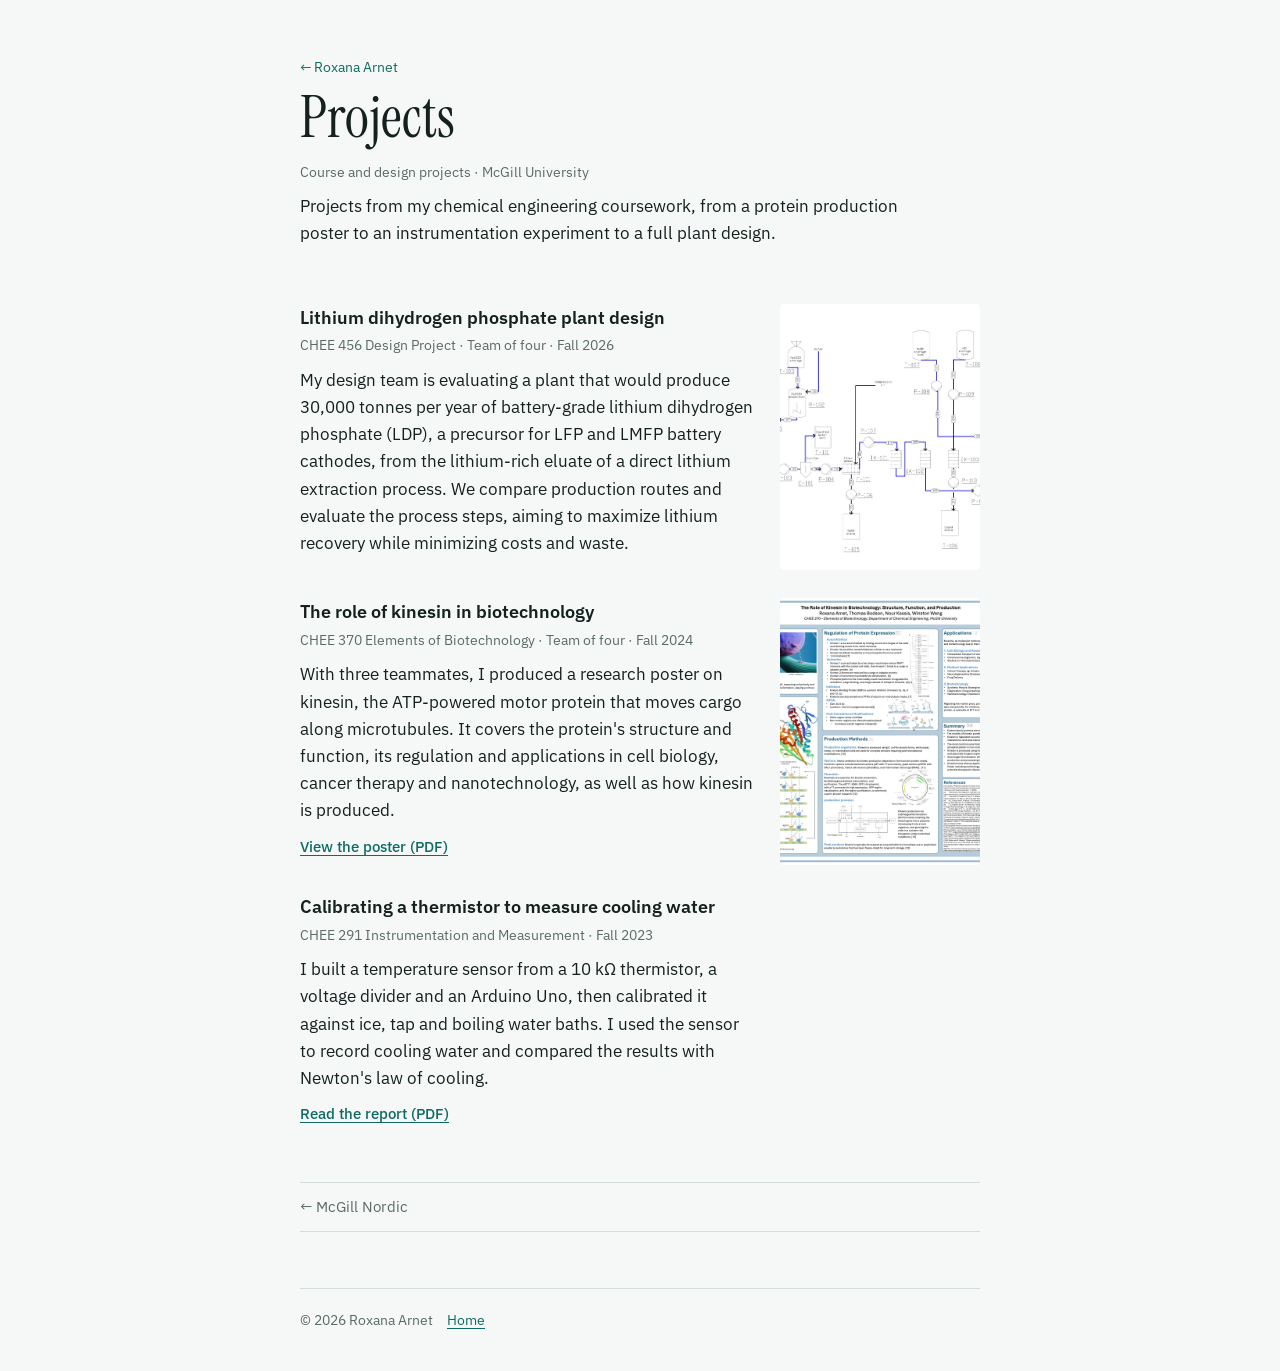
<file: pages/projects.html>
<!DOCTYPE html>
<html lang="en">
<head>
<meta charset="utf-8">
<meta name="viewport" content="width=device-width, initial-scale=1">
<title>Projects · Roxana Arnet</title>
<link rel="preconnect" href="https://fonts.googleapis.com">
<link rel="preconnect" href="https://fonts.gstatic.com" crossorigin>
<link href="https://fonts.googleapis.com/css2?family=Instrument+Serif:ital@0;1&family=IBM+Plex+Sans:wght@400;500;600&display=swap" rel="stylesheet">
<link rel="stylesheet" href="../style.css">
</head>
<body class="page-projects">
<div class="wrap">
<header class="sub">
  <a class="back" href="../index.html">← Roxana Arnet</a>
  <h1>Projects</h1>
  <div class="meta">Course and design projects · McGill University</div>
  <p>Projects from my chemical engineering coursework, from a protein production poster to an instrumentation experiment to a full plant design.</p>
</header>

<section aria-label="Projects">
  <article class="entry" id="lithium-ldp-design">
    <div class="entry-text">
      <div>
        <h3>Lithium dihydrogen phosphate plant design</h3>
        <div class="meta">CHEE 456 Design Project · Team of four · Fall 2026</div>
      </div>
      <p>My design team is evaluating a plant that would produce 30,000 tonnes per year of battery-grade lithium dihydrogen phosphate (LDP), a precursor for LFP and LMFP battery cathodes, from the lithium-rich eluate of a direct lithium extraction process. We compare production routes and evaluate the process steps, aiming to maximize lithium recovery while minimizing costs and waste.</p>
    </div>
    <figure class="entry-photo"><img src="../images/projects/lithium-ldp.jpg" alt="Lithium dihydrogen phosphate plant design project"></figure>
  </article>

  <article class="entry" id="kinesin-poster">
    <div class="entry-text">
      <div>
        <h3>The role of kinesin in biotechnology</h3>
        <div class="meta">CHEE 370 Elements of Biotechnology · Team of four · Fall 2024</div>
      </div>
      <p>With three teammates, I produced a research poster on kinesin, the ATP-powered motor protein that moves cargo along microtubules. It covers the protein's structure and function, its regulation and applications in cell biology, cancer therapy and nanotechnology, as well as how kinesin is produced.</p>
      <a class="more" href="../files/CHEE_370_Poster_Group_3.pdf">View the poster (PDF)</a>
    </div>
    <figure class="entry-photo"><img src="../images/projects/kinesin-poster.jpeg" alt="Research poster about the role of kinesin in biotechnology"></figure>
  </article>

  <article class="entry" id="thermistor">
    <div class="entry-text">
      <div>
        <h3>Calibrating a thermistor to measure cooling water</h3>
        <div class="meta">CHEE 291 Instrumentation and Measurement · Fall 2023</div>
      </div>
      <p>I built a temperature sensor from a 10 kΩ thermistor, a voltage divider and an Arduino Uno, then calibrated it against ice, tap and boiling water baths. I used the sensor to record cooling water and compared the results with Newton's law of cooling.</p>
      <a class="more" href="../files/Thermistor_Calibration_Report.pdf">Read the report (PDF)</a>
    </div>
  </article>
</section>

<nav class="pn" aria-label="Other pages"><a href="mcgill-nordic.html">← McGill Nordic</a></nav>

<footer>
  <span>© 2026 Roxana Arnet</span>
  <a href="../index.html">Home</a>
</footer>
</div>
</body>
</html>
</file>
<file: style.css>
/* Layout: one narrow column. Home page lists the sections, each section has a photo page. */
:root {
   --bg: #f6f8f8;
   --ink: #14211f;
   --muted: #5a6b68;
   --line: #d5dedc;
   --accent: #0f6b62;
   --slot: #e8eeed;
   --display: "Instrument Serif", Georgia, "Times New Roman", serif;
   --body: "IBM Plex Sans", system-ui, -apple-system, "Segoe UI", sans-serif;
   color-scheme: light;
 }
 @media (prefers-color-scheme: dark) {
   :root:not([data-theme="light"]) {
     --bg: #0e1615; --ink: #e6efed; --muted: #94a8a4; --line: #243331; --accent: #5fc9bb; --slot: #17221f;
     color-scheme: dark;
   }
 }
 :root[data-theme="dark"] {
   --bg: #0e1615; --ink: #e6efed; --muted: #94a8a4; --line: #243331; --accent: #5fc9bb; --slot: #17221f;
   color-scheme: dark;
 }
 * { box-sizing: border-box; }
 html { scroll-behavior: smooth; }
 @media (prefers-reduced-motion: reduce) { html { scroll-behavior: auto; } }
 body {
   margin: 0; background: var(--bg); color: var(--ink);
   font-family: var(--body); font-size: 17px; line-height: 1.6;
 }
 a { color: var(--accent); text-underline-offset: 3px; }
 a:focus-visible { outline: 2px solid var(--accent); outline-offset: 3px; border-radius: 2px; }
 a.plain { color: inherit; text-decoration: none; }
 a.plain:hover { color: var(--accent); text-decoration: underline; }
 .wrap { max-width: 720px; margin: 0 auto; padding: 56px 20px 40px; display: flex; flex-direction: column; gap: 56px; }
 
 header { display: flex; flex-direction: column; gap: 20px; }
 .top { display: flex; gap: 24px; align-items: center; flex-wrap: wrap; }
 .portrait {
   width: 132px; height: 132px; flex: none; border-radius: 50%;
   background: var(--slot); border: 1px dashed var(--line);
   display: grid; place-items: center; text-align: center;
   font-size: 12px; color: var(--muted); padding: 12px; overflow: hidden;
 }
 .portrait img { width: 100%; height: 100%; object-fit: cover; object-position: center 25%; transform: scale(1.25); }
 h1 { font-family: var(--display); font-weight: 400; font-size: clamp(2.6rem, 8vw, 3.6rem); line-height: 1.05; margin: 0 0 8px; text-wrap: balance; }
 .facts { list-style: none; margin: 0; padding: 0; color: var(--muted); font-size: 16px; }
 .intro { margin: 0; max-width: 62ch; }
 .links { display: flex; gap: 20px; flex-wrap: wrap; font-weight: 500; font-size: 15px; }
 
 nav { display: flex; gap: 8px 18px; flex-wrap: wrap; font-size: 14px; border-top: 1px solid var(--line); border-bottom: 1px solid var(--line); padding: 12px 0; }
 nav a { color: var(--muted); text-decoration: none; }
 nav a:hover { color: var(--accent); }
 nav.pn { justify-content: space-between; font-size: 15px; }
 nav.pn .right { margin-left: auto; }
 
 section { display: flex; flex-direction: column; gap: 28px; }
 h2 { font-family: var(--display); font-weight: 400; font-size: 2rem; margin: 0; padding-bottom: 8px; border-bottom: 1px solid var(--line); }
 
 .entry { display: flex; flex-direction: column; gap: 10px; }
 .entry h3 { margin: 0; font-size: 18px; font-weight: 600; }
 .meta { color: var(--muted); font-size: 14px; margin-top: 2px; }
 .entry p, header.sub p { margin: 0; max-width: 62ch; }
 .more { font-size: 15px; font-weight: 500; width: fit-content; }
 .todo { color: var(--muted); font-style: italic; }
 
 header.sub h1 { margin: 0; }
 header.sub { gap: 10px; }
 .back { font-size: 14px; text-decoration: none; width: fit-content; }
 .back:hover { text-decoration: underline; }
 
 .page-cheme-car .gallery {
   display: grid;
   grid-template-columns: repeat(auto-fit, minmax(min(100%, 280px), 1fr));
   gap: 18px;
   align-items: start;
 }
 .page-cheme-car .gallery figure {
   margin: 0;
   display: flex;
   flex-direction: column;
   min-width: 0;
 }
 .page-cheme-car .gallery figure img {
   width: 100%;
   height: 270px;
   object-fit: cover;
   object-position: center;
   display: block;
   border-radius: 4px;
 }
 .page-cheme-car figcaption {
   font-size: 13px;
   color: var(--muted);
   margin-top: 6px;
 }
 
 .page-helix .gallery,
 .page-hydrate-tech-lab .gallery,
 .page-nth-cycle .gallery,
 .page-planck .gallery {
   display: grid;
   grid-template-columns: repeat(2, minmax(0, 1fr));
   gap: 18px;
   align-items: start;
 }
 .page-helix .gallery figure,
 .page-hydrate-tech-lab .gallery figure,
 .page-nth-cycle .gallery figure,
 .page-planck .gallery figure {
   min-width: 0;
   margin: 0;
 }
 .page-helix .gallery img,
 .page-hydrate-tech-lab .gallery img,
 .page-nth-cycle .gallery img,
 .page-planck .gallery img {
   display: block;
   width: 100%;
   max-height: 320px;
   height: auto;
   object-fit: contain;
   object-position: center;
   border-radius: 4px;
 }
 .page-helix .gallery figcaption,
 .page-hydrate-tech-lab .gallery figcaption,
 .page-nth-cycle .gallery figcaption,
 .page-planck .gallery figcaption {
   margin-top: 6px;
   text-align: center;
   color: var(--muted);
   font-size: 13px;
 }
 .page-hydrate-tech-lab .gallery video {
   width: 100%;
   height: auto;
   display: block;
   border-radius: 4px;
 }
 @media (max-width: 520px) {
   .page-helix .gallery,
   .page-hydrate-tech-lab .gallery,
   .page-nth-cycle .gallery,
   .page-planck .gallery {
     grid-template-columns: 1fr;
   }
 }
 
 .page-mcgill-nordic .gallery {
   display: grid;
   grid-template-columns: repeat(2, minmax(0, 1fr));
   gap: 18px;
   align-items: start;
 }
 .page-mcgill-nordic .gallery figure {
   min-width: 0;
   margin: 0;
 }
 .page-mcgill-nordic .gallery img {
   display: block;
   width: 100%;
   height: 320px;
   object-fit: contain;
   object-position: center;
 }
 @media (max-width: 520px) {
   .page-mcgill-nordic .gallery {
     grid-template-columns: 1fr;
   }
 }
 
 footer { color: var(--muted); font-size: 14px; display: flex; gap: 8px 14px; flex-wrap: wrap; border-top: 1px solid var(--line); padding-top: 20px; }
 
 /* Photo to the right of each home page description */
 .entry { display: grid; grid-template-columns: 1fr 200px; gap: 24px; align-items: start; }
 .entry-text { display: flex; flex-direction: column; gap: 10px; }
 .entry-photo {
   margin: 0; width: 100%; aspect-ratio: 3 / 4; overflow: hidden; border-radius: 4px;
 }
 .entry-photo img { width: 100%; height: 100%; object-fit: cover; display: block; }
 .entry-photo.empty {
   background: var(--slot); border: 1px dashed var(--line);
   display: grid; place-items: center; text-align: center;
   font-size: 12px; color: var(--muted); padding: 12px;
 }
 @media (max-width: 600px) {
   .entry { grid-template-columns: 1fr; }
   .entry-photo { max-width: 280px; }
 }
</file>
